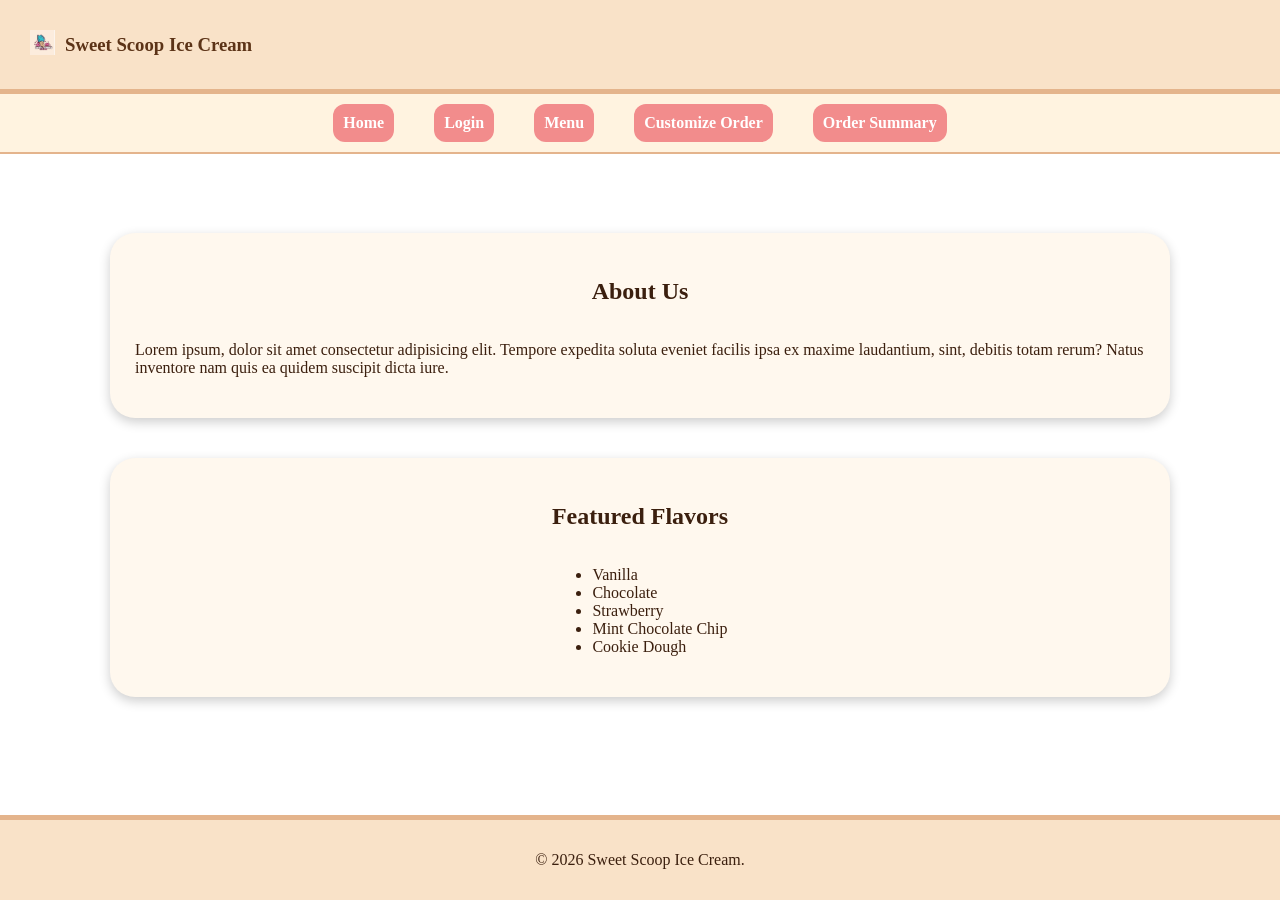
<file: index.html>
<!-- Group Member 1: Aayush Karthikeyan, UCID: 30189743 -->
<!-- Group Member 2: Sarvesh Vettrivelan, UCID: 30242015 -->
<!DOCTYPE html>
<html lang="en">

<head>
    <meta charset="UTF-8">
    <meta name="viewport" content="width=device-width, initial-scale=1.0">
    <link rel="stylesheet" href="styles.css">
    <title>Sweet Scoop Ice Cream</title>
</head>

<body>
    <header id="page_header">
        <div>
            <div><img src="img/logo.jpeg" alt="Sweet Scoop Ice Cream Logo"></div>
        </div>

        <div>
            <h3>Sweet Scoop Ice Cream</h3>
        </div>
    </header>

    <nav>
        <ul>
            <li><a href="index.html">Home</a></li>
            <li><a href="login.html">Login</a></li>
            <li><a href="menu_view.html">Menu</a></li>
            <li><a href="customize_order.html">Customize Order</a></li>
            <li><a href="order_summary.html">Order Summary</a></li>
        </ul>
    </nav>

    <main class="index_main">
        <section id="about_us">
            <h2>About Us</h2>
            <p>Lorem ipsum, dolor sit amet consectetur adipisicing elit. Tempore expedita soluta eveniet facilis ipsa ex maxime laudantium, sint, debitis totam rerum? Natus inventore nam quis ea quidem suscipit dicta iure.</p>
        </section>

        <section id="featured_flavors">
            <h2>Featured Flavors</h2>
            <ul>
                <li>Vanilla</li>
                <li>Chocolate</li>
                <li>Strawberry</li>
                <li>Mint Chocolate Chip</li>
                <li>Cookie Dough</li>
            </ul>
        </section>
    </main>

    <footer>
        <p>&copy; 2026 Sweet Scoop Ice Cream.</p>
    </footer>
</body>

</html>
</file>
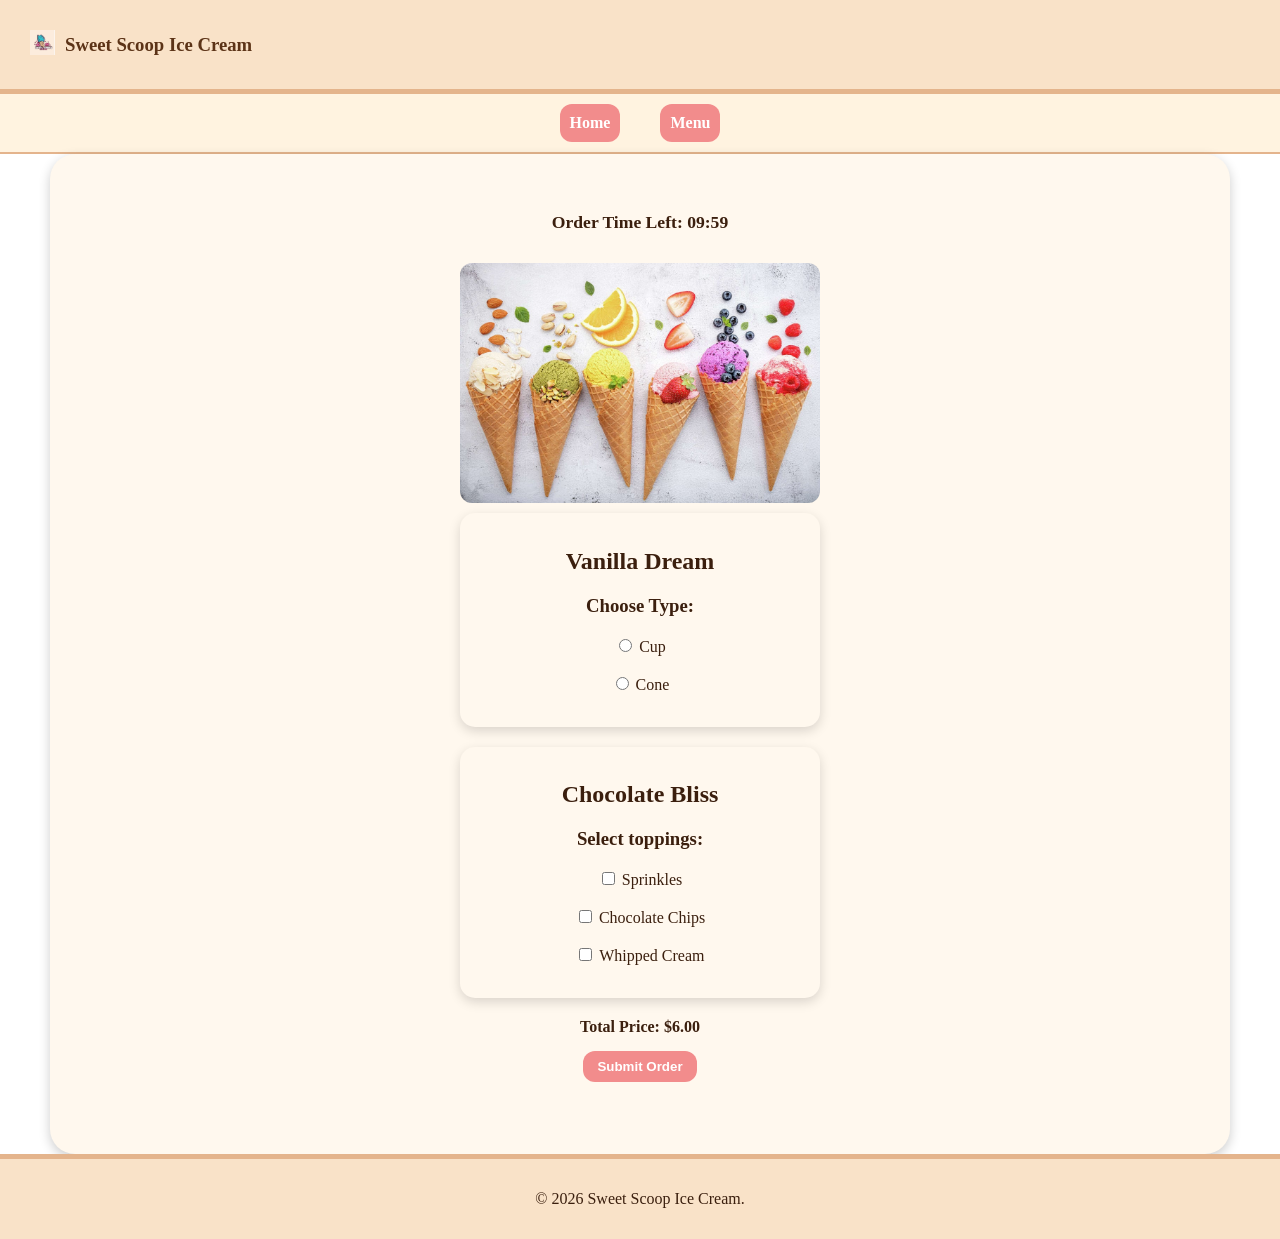
<file: customize_order.html>
<!DOCTYPE html>
<html lang="en">

<head>
    <meta charset="UTF-8">
    <meta name="viewport" content="width=device-width, initial-scale=1.0">
    <title>Customize Order</title>
    <link rel="stylesheet" href="styles.css">
</head>

<body>
    <header id="page_header">
        <div>
            <div><img src="img/logo.jpeg" alt="Sweet Scoop Ice Cream Logo"></div>
        </div>

        <div>
            <h3>Sweet Scoop Ice Cream</h3>
        </div>
    </header>

    <nav>
        <ul>
            <li><a href="index.html">Home</a></li>
            <li><a href="menu_view.html">Menu</a></li>
        </ul>
    </nav>

    <main class="customize_order_main">

        <!-- Timer at top of main content -->
        <p id="order_timer">Order Time Left: 10:00</p>

        <form>
            <div>
                <img src="img/icecream_banner.jpeg" alt="Banner image for customizing order" id="banner_img">
            </div>
            <div class="order_card">
                <h2>Vanilla Dream</h2>
                <h3>Choose Type:</h3>

                <input type="radio" id="type_cup" name="type" value="Cup">
                <label for="type_cup">Cup</label><br><br>
                <input type="radio" id="type_cone" name="type" value="Cone">
                <label for="type_cone">Cone</label><br><br>
            </div>
            <div class="order_card">
                <h2>Chocolate Bliss</h2>
                <h3>Select toppings:</h3>

                <input type="checkbox" id="topping1" name="topping1" value="Sprinkles">
                <label for="topping1">Sprinkles</label><br><br>
                <input type="checkbox" id="topping2" name="topping2" value="Chocolate Chips">
                <label for="topping2">Chocolate Chips</label><br><br>
                <input type="checkbox" id="topping3" name="topping3" value="Whipped Cream">
                <label for="topping3">Whipped Cream</label><br><br>
            </div>
            

            <!-- Total Price Display -->
            <p id="total_price">Total Price: $6.00</p>

            <button type="button" onclick="submitOrder()">Submit Order</button>
        </form>
    </main>

    <footer>
        <p>&copy; 2026 Sweet Scoop Ice Cream.</p>
    </footer>

    <script>
        // 10-minute countdown timer
        var timeLeft = 600; // 10 minutes in seconds

        var timerInterval = setInterval(function() {
            timeLeft--;
            var minutes = Math.floor(timeLeft / 60);
            var seconds = timeLeft % 60;
            var mm = minutes < 10 ? "0" + minutes : minutes;
            var ss = seconds < 10 ? "0" + seconds : seconds;
            document.getElementById("order_timer").textContent = "Order Time Left: " + mm + ":" + ss;

            if (timeLeft <= 0) {
                clearInterval(timerInterval);
                window.location.href = "order_summary.html";
            }
        }, 1000);

        function submitOrder() {
            // Validate base flavor (radio button)
            var cupChecked = document.getElementById("type_cup").checked;
            var coneChecked = document.getElementById("type_cone").checked;

            if (!cupChecked && !coneChecked) {
                alert("Please select a base flavor (Cup or Cone).");
                return;
            }

            // Validate at least one topping
            var topping1 = document.getElementById("topping1").checked;
            var topping2 = document.getElementById("topping2").checked;
            var topping3 = document.getElementById("topping3").checked;

            if (!topping1 && !topping2 && !topping3) {
                alert("Please select at least one topping.");
                return;
            }

            // Calculate price
            var basePrice = 6.00;
            var toppingPrice = 1.50;
            var totalToppings = 0;

            if (topping1) totalToppings++;
            if (topping2) totalToppings++;
            if (topping3) totalToppings++;

            var totalPrice = basePrice + (totalToppings * toppingPrice);
            document.getElementById("total_price").textContent = "Total Price: $" + totalPrice.toFixed(2);

            // Redirect to order summary after displaying price
            window.location.href = "order_summary.html";
        }
    </script>
</body>

</html>
</file>
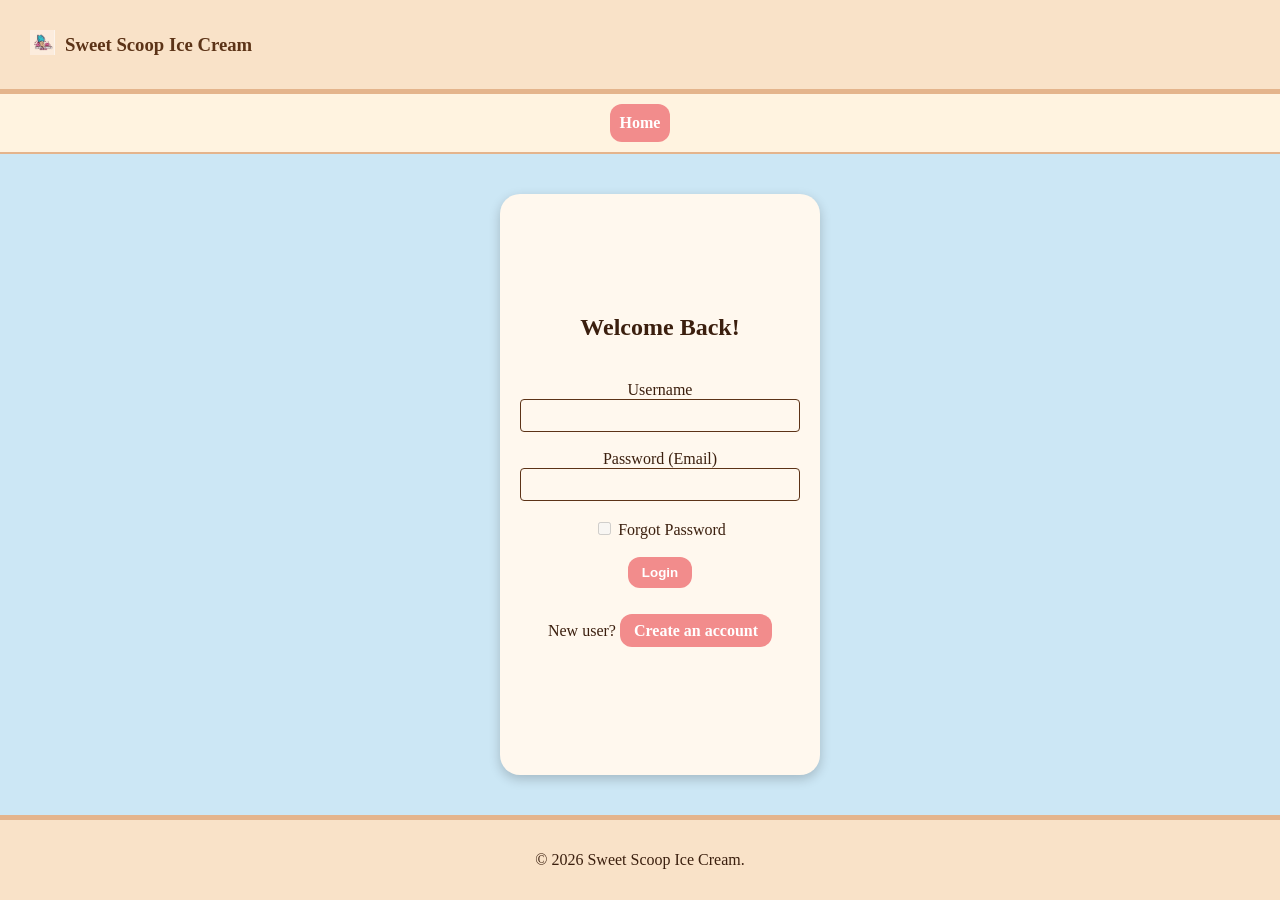
<file: login.html>
<!DOCTYPE html>
<html lang="en">

<head>
    <meta charset="UTF-8">
    <meta name="viewport" content="width=device-width, initial-scale=1.0">
    <link rel="stylesheet" href="styles.css">
    <title>Login</title>
</head>

<body>
    <header id="page_header">
        <div>
            <div><img src="img/logo.jpeg" alt="Sweet Scoop Ice Cream Logo"></div>
        </div>

        <div>
            <h3>Sweet Scoop Ice Cream</h3>
        </div>
    </header>

    <nav>
        <ul>
            <li><a href="index.html">Home</a></li>
        </ul>
    </nav>

    <main class="login_main">
        <div id="login_container">
            <h2>Welcome Back!</h2>
            <form id="login_form">
                <label for="username">Username</label><br>
                <input type="text" id="username" name="username" required><br><br>

                <label for="password">Password (Email)</label><br>
                <input type="password" id="password" name="password" required><br><br>

                <div>
                    <input type="checkbox" id="forgot_password" name="forgot_password" disabled>
                    <label for="forgot_password">Forgot Password</label><br><br>
                </div>

                <button type="button" onclick="loginUser()">Login</button><br><br>

                <p>New user? <a href="signup.html" class="signup-link">Create an account</a></p>
            </form>

            <!-- Message box displayed beneath the form -->
            <div id="message_box"></div>
        </div>
    </main>

    <footer>
        <p>&copy; 2026 Sweet Scoop Ice Cream.</p>
    </footer>

    <script>
        function loginUser() {
            var usernameInput = document.getElementById("username").value.trim();
            var passwordInput = document.getElementById("password").value.trim();
            var messageBox = document.getElementById("message_box");

            if (usernameInput === "" || passwordInput === "") {
                messageBox.className = "message-box error";
                messageBox.textContent = "Please enter both username and password.";
                return;
            }

            fetch("https://jsonplaceholder.typicode.com/users")
                .then(function(response) {
                    return response.json();
                })
                .then(function(users) {
                    var matchedUser = null;

                    for (var i = 0; i < users.length; i++) {
                        if (users[i].username.toLowerCase() === usernameInput.toLowerCase()) {
                            matchedUser = users[i];
                            break;
                        }
                    }

                    if (matchedUser === null) {
                        messageBox.className = "message-box error";
                        messageBox.textContent = "Invalid username. Please try again.";
                        return;
                    }

                    // Password must match the user's email (case sensitive)
                    if (passwordInput === matchedUser.email) {
                        messageBox.className = "message-box success";
                        messageBox.textContent = "Login successful! Redirecting...";
                        setTimeout(function() {
                            window.location.href = "menu_view.html";
                        }, 2000);
                    } else {
                        messageBox.className = "message-box error";
                        messageBox.textContent = "Invalid password. Please try again.";
                    }
                })
                .catch(function(error) {
                    messageBox.className = "message-box error";
                    messageBox.textContent = "Error connecting to server. Please try again later.";
                });
        }
    </script>
</body>

</html>
</file>
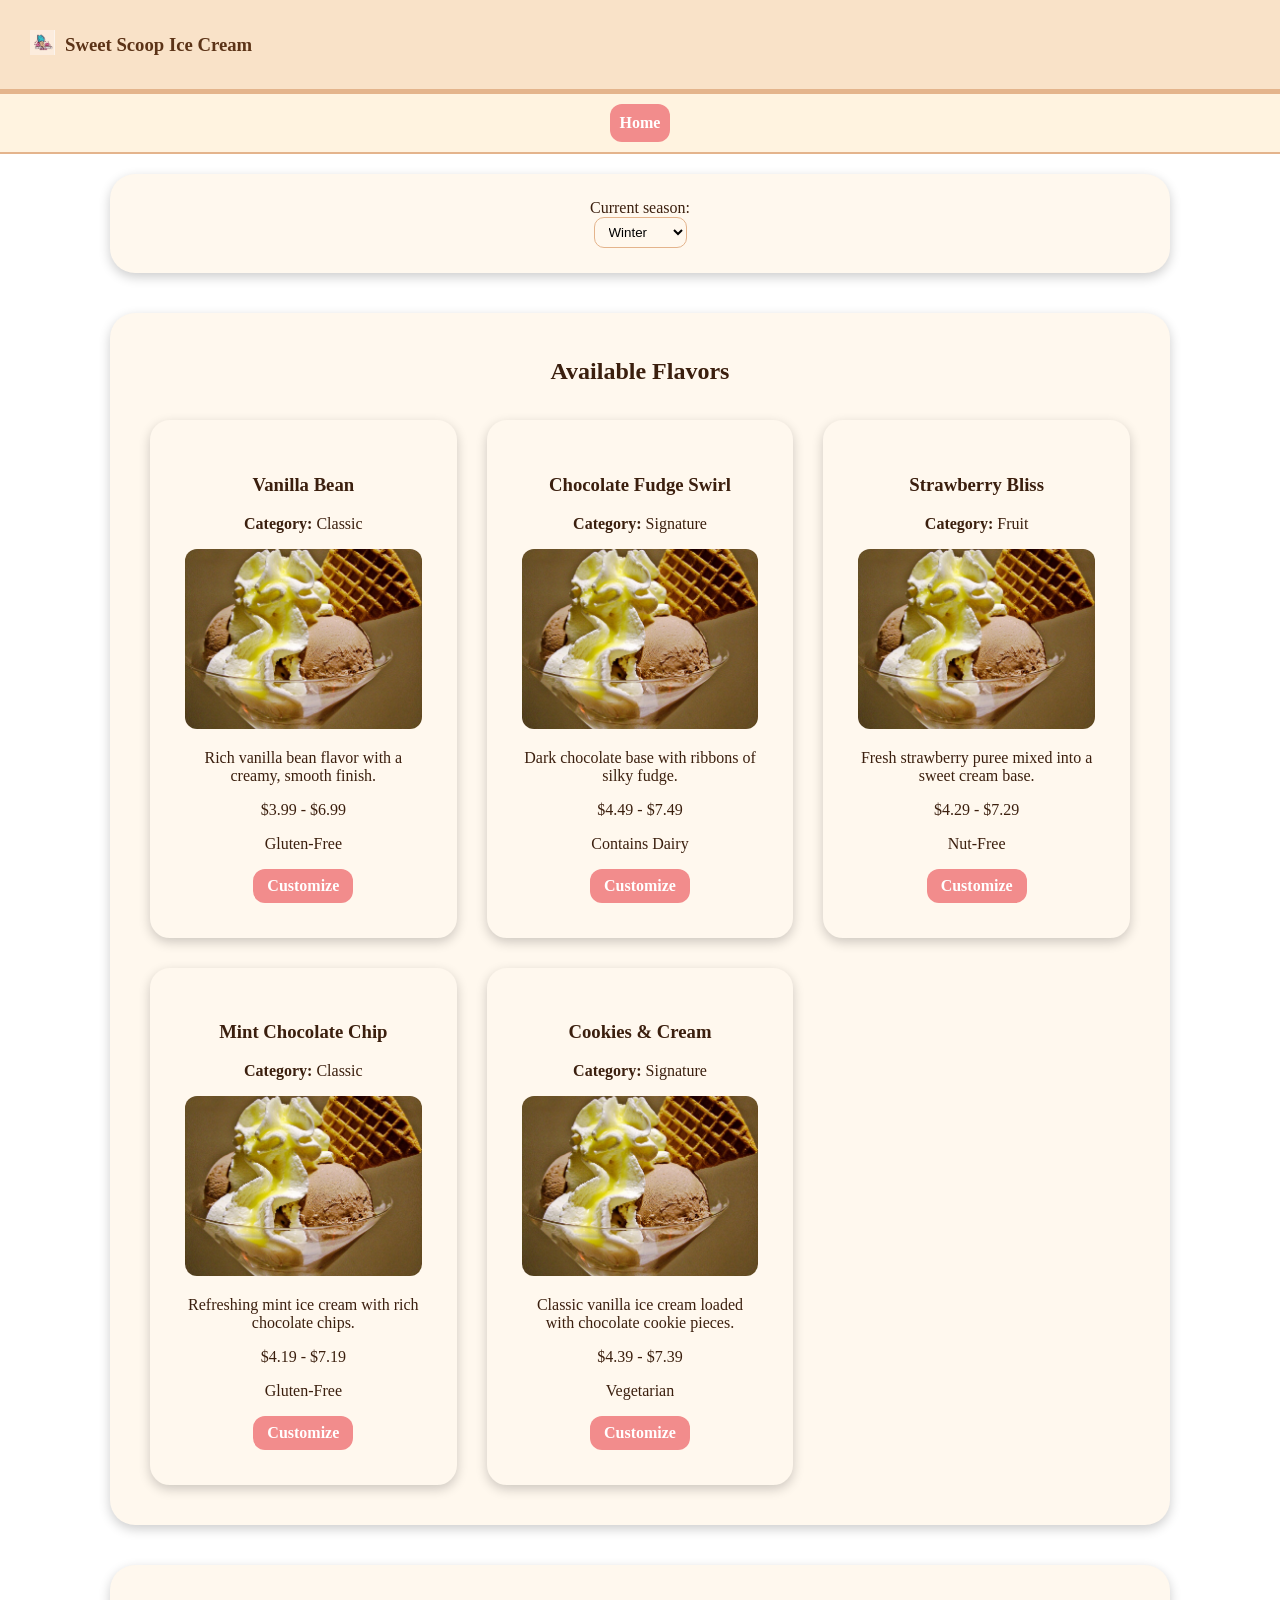
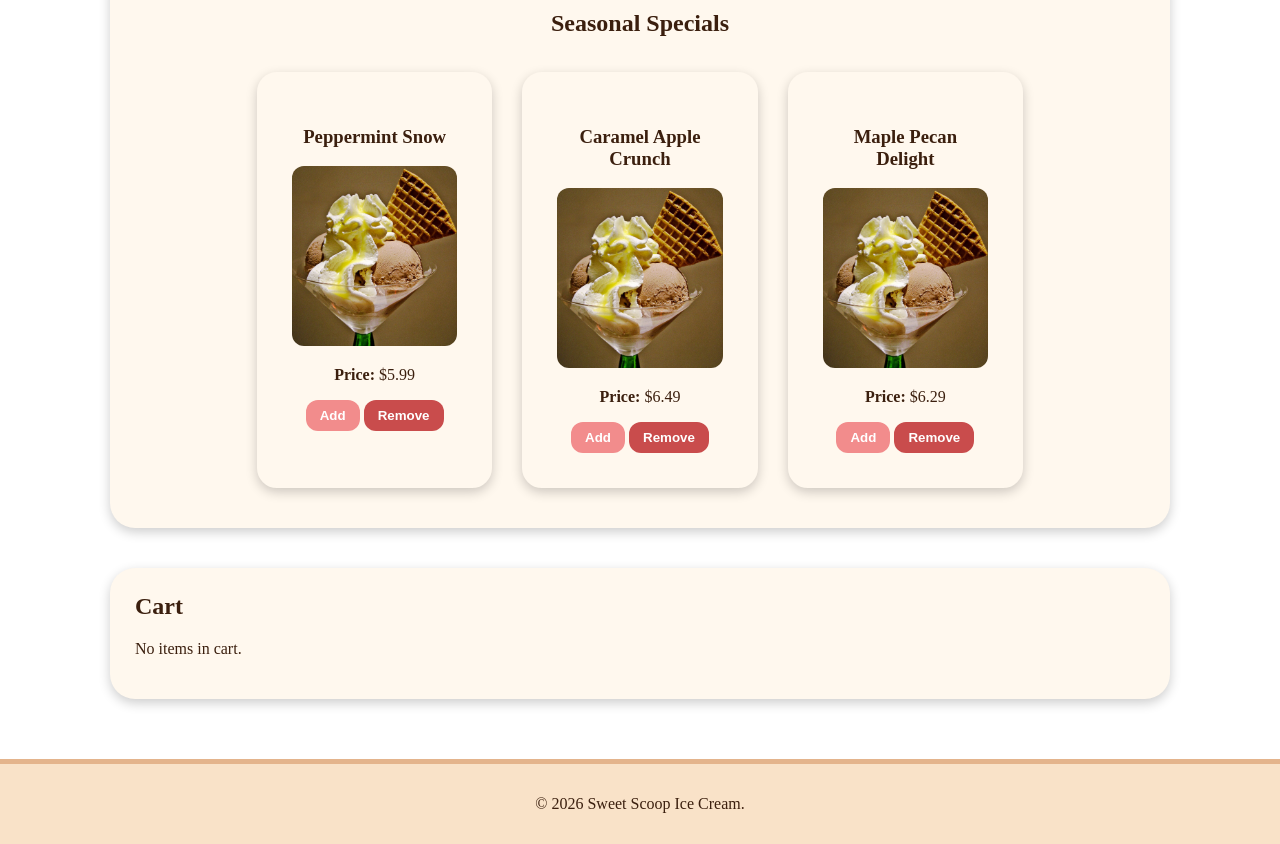
<file: menu_view.html>
<!DOCTYPE html>
<html lang="en">

<head>
    <meta charset="UTF-8">
    <meta name="viewport" content="width=device-width, initial-scale=1.0">
    <link rel="stylesheet" href="styles.css">
    <title>Menu View</title>
</head>

<body>
    <header id="page_header">
        <div>
            <div><img src="img/logo.jpeg" alt="Sweet Scoop Ice Cream Logo"></div>
        </div>
        <div>
            <h3>Sweet Scoop Ice Cream</h3>
        </div>
    </header>

    <nav>
        <ul>
            <li><a href="index.html">Home</a></li>
        </ul>
    </nav>

    <main class="menu_main">
        <section class="season_selector">
            <label for="season_filter">Current season:</label>
            <select id="season_filter" name="season_filter">
                <option value="winter-2026" selected>Winter</option>
                <option value="fall-2025">Fall</option>
                <option value="summer-2025">Summer</option>
                <option value="spring-2025">Spring</option>
            </select>
        </section>

        <section>
            <h2>Available Flavors</h2>
            <div class="tile_grid">
                <article class="ice_cream_tile">
                    <h3>Vanilla Bean</h3>
                    <p><strong>Category:</strong> Classic</p>
                    <img src="img/icecream.jpg" alt="Vanilla ice cream scoop">
                    <p>Rich vanilla bean flavor with a creamy, smooth finish.</p>
                    <p>$3.99 - $6.99</p>
                    <p>Gluten-Free</p>
                    <a href="customize_order.html" class="customize_link">Customize</a>
                </article>

                <article class="ice_cream_tile">
                    <h3>Chocolate Fudge Swirl</h3>
                    <p><strong>Category:</strong> Signature</p>
                    <img src="img/icecream.jpg" alt="Chocolate ice cream in cone">
                    <p>Dark chocolate base with ribbons of silky fudge.</p>
                    <p>$4.49 - $7.49</p>
                    <p>Contains Dairy</p>
                    <a href="customize_order.html" class="customize_link">Customize</a>
                </article>

                <article class="ice_cream_tile">
                    <h3>Strawberry Bliss</h3>
                    <p><strong>Category:</strong> Fruit</p>
                    <img src="img/icecream.jpg" alt="Strawberry ice cream bowl">
                    <p>Fresh strawberry puree mixed into a sweet cream base.</p>
                    <p>$4.29 - $7.29</p>
                    <p>Nut-Free</p>
                    <a href="customize_order.html" class="customize_link">Customize</a>
                </article>

                <article class="ice_cream_tile">
                    <h3>Mint Chocolate Chip</h3>
                    <p><strong>Category:</strong> Classic</p>
                    <img src="img/icecream.jpg" alt="Mint chocolate chip ice cream">
                    <p>Refreshing mint ice cream with rich chocolate chips.</p>
                    <p>$4.19 - $7.19</p>
                    <p>Gluten-Free</p>
                    <a href="customize_order.html" class="customize_link">Customize</a>
                </article>

                <article class="ice_cream_tile">
                    <h3>Cookies &amp; Cream</h3>
                    <p><strong>Category:</strong> Signature</p>
                    <img src="img/icecream.jpg" alt="Cookies and cream ice cream">
                    <p>Classic vanilla ice cream loaded with chocolate cookie pieces.</p>
                    <p>$4.39 - $7.39</p>
                    <p>Vegetarian</p>
                    <a href="customize_order.html" class="customize_link">Customize</a>
                </article>
            </div>
        </section>

        <section>
            <h2>Seasonal Specials</h2>
            <div class="tile_grid">
                <article class="ice_cream_tile" data-name="Peppermint Snow" data-price="5.99">
                    <h3>Peppermint Snow</h3>
                    <img src="img/icecream.jpg" alt="Peppermint ice cream">
                    <p><strong>Price:</strong> $5.99</p>
                    <div class="special_actions">
                        <button class="add_btn" onclick="addToCart(this)">Add</button>
                        <button class="remove_btn" onclick="removeFromCart(this)">Remove</button>
                    </div>
                </article>

                <article class="ice_cream_tile" data-name="Caramel Apple Crunch" data-price="6.49">
                    <h3>Caramel Apple Crunch</h3>
                    <img src="img/icecream.jpg" alt="Caramel ice cream scoop">
                    <p><strong>Price:</strong> $6.49</p>
                    <div class="special_actions">
                        <button class="add_btn" onclick="addToCart(this)">Add</button>
                        <button class="remove_btn" onclick="removeFromCart(this)">Remove</button>
                    </div>
                </article>

                <article class="ice_cream_tile" data-name="Maple Pecan Delight" data-price="6.29">
                    <h3>Maple Pecan Delight</h3>
                    <img src="img/icecream.jpg" alt="Maple pecan ice cream">
                    <p><strong>Price:</strong> $6.29</p>
                    <div class="special_actions">
                        <button class="add_btn" onclick="addToCart(this)">Add</button>
                        <button class="remove_btn" onclick="removeFromCart(this)">Remove</button>
                    </div>
                </article>
            </div>
        </section>

        <!-- Cart Section -->
        <section id="cart_section">
            <h2>Cart</h2>
            <div id="cart_items">
                <p id="empty_cart_msg">No items in cart.</p>
            </div>
        </section>
    </main>

    <footer>
        <p>&copy; 2026 Sweet Scoop Ice Cream.</p>
    </footer>

    <script>
        // Cart object to track items: { name: { quantity, price } }
        var cart = {};

        function addToCart(button) {
            var tile = button.closest(".ice_cream_tile");
            var name = tile.getAttribute("data-name");
            var price = parseFloat(tile.getAttribute("data-price"));

            if (cart[name]) {
                cart[name].quantity += 1;
            } else {
                cart[name] = { quantity: 1, price: price };
            }

            renderCart();
        }

        function removeFromCart(button) {
            var tile = button.closest(".ice_cream_tile");
            var name = tile.getAttribute("data-name");

            if (cart[name]) {
                cart[name].quantity -= 1;
                if (cart[name].quantity <= 0) {
                    delete cart[name];
                }
            }

            renderCart();
        }

        function renderCart() {
            var cartItemsDiv = document.getElementById("cart_items");
            cartItemsDiv.innerHTML = "";

            var names = Object.keys(cart);

            if (names.length === 0) {
                var emptyMsg = document.createElement("p");
                emptyMsg.id = "empty_cart_msg";
                emptyMsg.textContent = "No items in cart.";
                cartItemsDiv.appendChild(emptyMsg);
                return;
            }

            for (var i = 0; i < names.length; i++) {
                var name = names[i];
                var item = cart[name];
                var lineTotal = (item.quantity * item.price).toFixed(2);

                var cartItem = document.createElement("div");
                cartItem.className = "cart-item";

                var nameSpan = document.createElement("span");
                nameSpan.className = "cart-item-name";
                nameSpan.textContent = name + " (" + item.quantity + ")";

                var priceSpan = document.createElement("span");
                priceSpan.className = "cart-item-price";
                priceSpan.textContent = "$" + lineTotal;

                cartItem.appendChild(nameSpan);
                cartItem.appendChild(priceSpan);
                cartItemsDiv.appendChild(cartItem);
            }
        }
    </script>
</body>

</html>
</file>
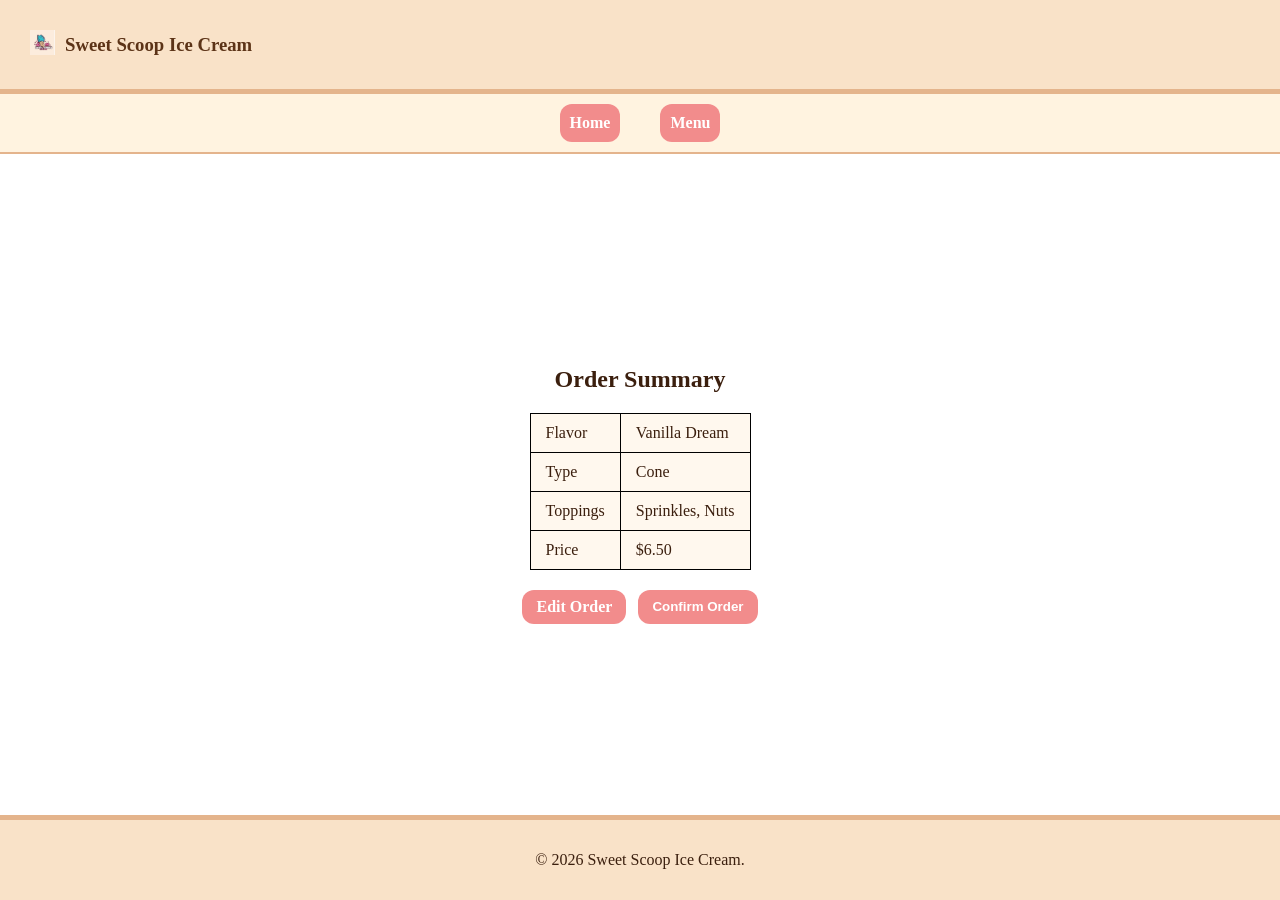
<file: order_summary.html>
<!DOCTYPE html>
<html lang="en">

<head>
    <meta charset="UTF-8">
    <meta name="viewport" content="width=device-width, initial-scale=1.0">
    <link rel="stylesheet" href="styles.css">
    <title>Sweet Scoop Ice Cream</title>
</head>

<body>
    <header id="page_header">
        <div>
            <div><img src="img/logo.jpeg" alt="Sweet Scoop Ice Cream Logo"></div>
        </div>

        <div>
            <h3>Sweet Scoop Ice Cream</h3>
        </div>
    </header>

    <nav>
        <ul>
            <li><a href="index.html">Home</a></li>
            <li><a href="menu_view.html">Menu</a></li>
        </ul>
    </nav>

    <main class="order_summary_main">
        <h2>Order Summary</h2>
        <table>
            <tbody>
                <tr>
                    <td>Flavor</td>
                    <td>Vanilla Dream</td>
                </tr>
                <tr>
                    <td>Type</td>
                    <td>Cone</td>
                </tr>
                <tr>
                    <td>Toppings</td>
                    <td>Sprinkles, Nuts</td>
                </tr>
                <tr>
                    <td>Price</td>
                    <td>$6.50</td>
                </tr>
            </tbody>
        </table>

        <div class="summary_actions">
            <a href="customize_order.html" class="action_btn">Edit Order</a>
            <button type="button" class="action_btn">Confirm Order</button>
        </div>
    </main>

    <footer>
        <p>&copy; 2026 Sweet Scoop Ice Cream.</p>
    </footer>
</body>

</html>
</file>
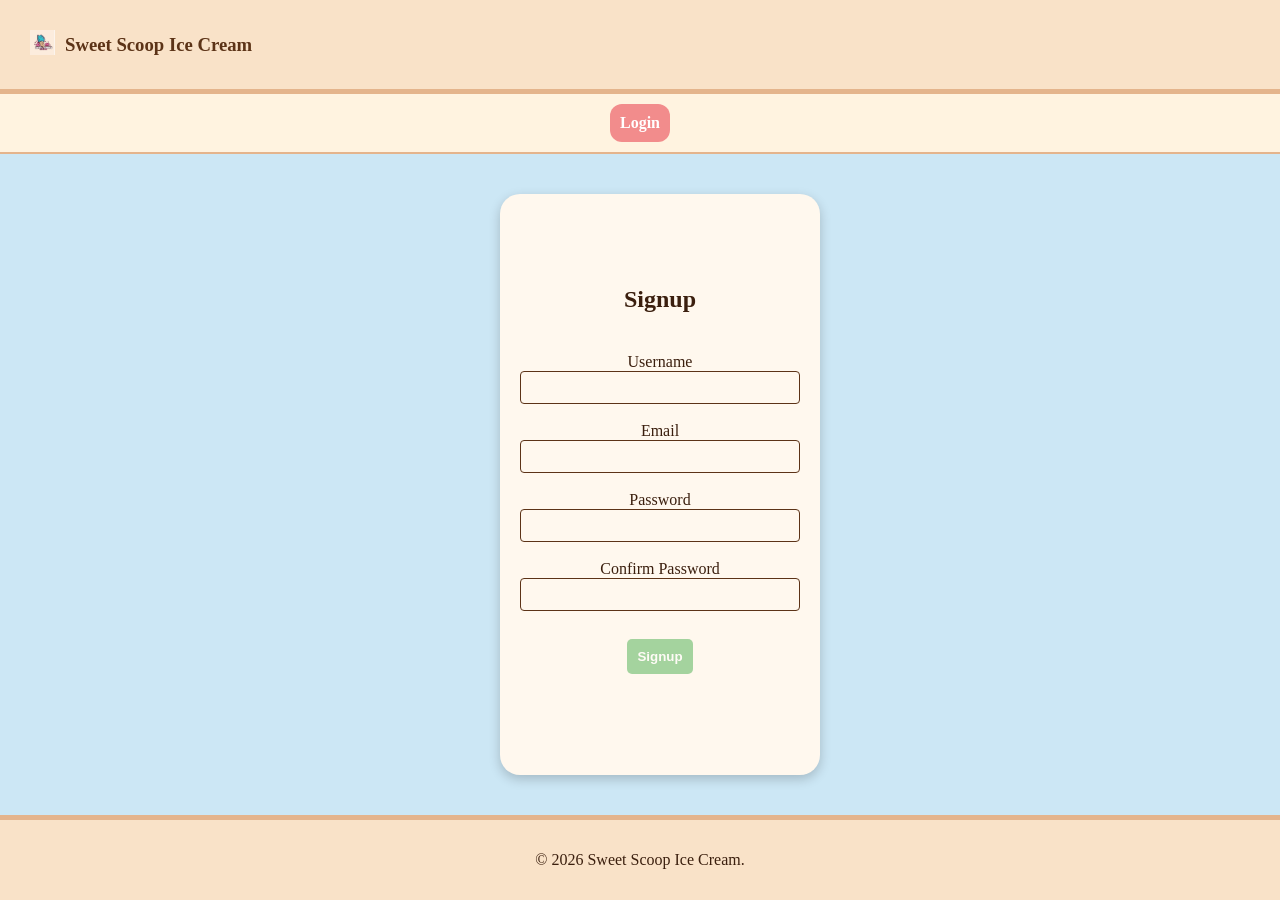
<file: signup.html>
<!DOCTYPE html>
<html lang="en">

<head>
    <meta charset="UTF-8">
    <meta name="viewport" content="width=device-width, initial-scale=1.0">
    <link rel="stylesheet" href="styles.css">
    <title>Signup</title>
</head>

<body>
    <header id="page_header">
        <div>
            <div><img src="img/logo.jpeg" alt="Sweet Scoop Ice Cream Logo"></div>
        </div>

        <div>
            <h3>Sweet Scoop Ice Cream</h3>
        </div>
    </header>

    <nav>
        <ul>
            <li><a href="login.html">Login</a></li>
        </ul>
    </nav>

    <main class="signup_main">
        <div id="signup_container">
            <h2>Signup</h2>
            <form id="signup_form">
                <label for="signup_username">Username</label><br>
                <input type="text" id="signup_username" name="username"><br><br>

                <label for="signup_email">Email</label><br>
                <input type="text" id="signup_email" name="email"><br><br>

                <label for="signup_password">Password</label><br>
                <input type="password" id="signup_password" name="password"><br><br>

                <label for="signup_confirm_password">Confirm Password</label><br>
                <input type="password" id="signup_confirm_password" name="confirm_password"><br><br>

                <button type="button" class="signup_btn" onclick="signupUser()">Signup</button>
            </form>

            <!-- Message box displayed beneath the form -->
            <div id="signup_message_box"></div>
        </div>
    </main>

    <footer>
        <p>&copy; 2026 Sweet Scoop Ice Cream.</p>
    </footer>

    <script>
        function signupUser() {
            var username = document.getElementById("signup_username").value;
            var email = document.getElementById("signup_email").value;
            var password = document.getElementById("signup_password").value;
            var confirmPassword = document.getElementById("signup_confirm_password").value;
            var messageBox = document.getElementById("signup_message_box");

            var errors = [];

            // Username validation
            if (username.length < 3 || username.length > 20) {
                errors.push("Invalid username (Must be 3-20 characters long)");
            } else if (!/^[a-zA-Z]/.test(username)) {
                errors.push("Invalid username (Must start with a letter)");
            } else if (!/^[a-zA-Z][a-zA-Z0-9_-]*$/.test(username)) {
                errors.push("Invalid username (Only letters, numbers, hyphens, and underscores allowed)");
            }

            // Password validation
            if (password.length < 8) {
                errors.push("Invalid password (Min 8 characters; uppercase, lowercase, number, special character; no spaces)");
            } else if (/\s/.test(password)) {
                errors.push("Invalid password (Min 8 characters; uppercase, lowercase, number, special character; no spaces)");
            } else {
                var hasUpper = /[A-Z]/.test(password);
                var hasLower = /[a-z]/.test(password);
                var hasNumber = /[0-9]/.test(password);
                var hasSpecial = /[!@#$%^&*()\-_=+\[\]{}|;:'",.<>?/`~]/.test(password);

                if (!hasUpper || !hasLower || !hasNumber || !hasSpecial) {
                    errors.push("Invalid password (Min 8 characters; uppercase, lowercase, number, special character; no spaces)");
                }
            }

            // Confirm password validation
            if (password !== confirmPassword) {
                errors.push("Passwords do not match");
            }

            // Email validation
            if (/\s/.test(email)) {
                errors.push("Invalid email (Must contain @ and end with .com, .net, or .io)");
            } else if (!/@/.test(email)) {
                errors.push("Invalid email (Must contain @ and end with .com, .net, or .io)");
            } else if (!/^[^\s@]+@[^\s@]+\.(com|net|io)$/.test(email)) {
                errors.push("Invalid email (Must contain @ and end with .com, .net, or .io)");
            }

            if (errors.length > 0) {
                messageBox.className = "message-box error";
                messageBox.innerHTML = errors.join("<br>");
            } else {
                messageBox.className = "message-box success";
                messageBox.textContent = "Signup successful! Redirecting to login...";
                setTimeout(function() {
                    window.location.href = "login.html";
                }, 2000);
            }
        }
    </script>
</body>

</html>
</file>
<file: styles.css>
html,
body {
    margin: 0;
    padding: 0;
    height: 100%;
}

body {
    min-height: 100vh;
    display: flex;
    flex-direction: column;
    color: #3b1f0e;
}

main {
    flex: 1;
}

main section h2 { text-align: center; }

header {
    background-color: #f9e2c8;
    display: flex;
    gap: 10px;
    align-items: center;
    justify-content: flex-start;
    padding: 15px 30px;
    border-bottom: 5px solid #e4b48c;
}

header h3 {
    color: #5c3317;
}

header img {
    width: 25px;
    height: 25px;
}

#page_header > div {
    margin: 0;
    display: flex;
    align-items: center;
}

nav {
    background-color: #fff3e0;
    display: flex;
    justify-content: center;
    padding: 10px;
    border-bottom: 2px solid #e4b48c;
    flex-wrap: wrap;
}

.index_main,
.menu_main,
.customize_order_main,
.order_summary_main {
    margin-top: 30px;
}

nav ul {
    list-style: none;
    margin: 0;
    padding: 0;
    display: flex;
    flex-wrap: wrap;
    gap: 20px;
    align-items: center;
}

nav a {
    display: block;
    text-decoration: none;
    color: #ffffff;
    background-color: #f28c8c;
    font-weight: bold;
    padding: 10px;
    margin-left: 10px;
    margin-right: 10px;
    border-radius: 12px;
}

main section {
    display: flex;
    background-color: #fff8ee;
    border-radius: 25px;
    margin-bottom: 40px;
    box-shadow: 0 4px 12px rgba(0, 0, 0, 0.2);
    justify-content: center;
    align-items: center;
    flex-direction: column;
    padding: 25px;
}

footer {
    background-color: #f9e2c8;
    display: flex;
    row-gap: 10px;
    align-items: center;
    justify-content: center;
    padding: 15px;
    border-top: 5px solid #e4b48c;
}

.index_main {
    display: flex;
    flex-direction: column;
    justify-content: center;
    width: 100%;
    max-width: 1100px;
    margin: 0 auto;
    padding: 20px;
    box-sizing: border-box;
}

.login_main {
    display: flex;
    justify-content: center;
    width: 100%;
    max-width: 100%;
    margin: 0 auto;
    padding: 40px 20px;
    background-color: #cce7f5;
    flex: 1;
}

#login_container {
    display: flex;
    flex-direction: column;
    gap: 20px;
    justify-content: center;
    align-items: center;
    background-color: #fff8ee;
    border-radius: 20px;
    box-shadow: 0 4px 12px rgba(0, 0, 0, 0.2);
    padding: 20px;
}

#login_form {
    text-align: center;
    margin: 0 auto;
}

#login_form input[type="text"],
#login_form input[type="password"] {
    background-color: #fff8ee;
    width: 280px;
    padding: 8px;
    border: 1px solid #5c3317;
    border-radius: 4px;
    box-sizing: border-box;
    outline: none;
}

form button,
.add_btn {
    background-color: #f28c8c;
    color: #ffffff;
    font-weight: bold;
    border-radius: 12px;
    padding: 8px 14px;
    border: none;
    cursor: pointer;
}

.menu_main {
    width: 100%;
    max-width: 1100px;
    margin: 0 auto;
    padding: 20px;
    box-sizing: border-box;
}

.season_selector {
    text-align: center;
}

.season_selector select {
    background-color: #fff8ee;
    border-radius: 10px;
    padding: 6px 10px;
    border: 1px solid #e4b48c;
}

.tile_grid {
    text-align: center;
    display: flex;
    flex-wrap: wrap;
}

.ice_cream_tile {
    background-color: #fff8ee;
    border: 20px solid #fff8ee;
    border-radius: 20px;
    padding: 15px;
    margin: 15px;
    box-shadow: 0 4px 12px rgba(0, 0, 0, 0.2);
    width: calc(33.333% - 30px);
    text-align: center;
    box-sizing: border-box;
    transition: background-color 0.3s, border-color 0.3s;
}

.ice_cream_tile:hover {
    background-color: #ffffff;
    border-color: #ffffff;
}

.ice_cream_tile img {
    width: 100%;
    height: 180px;
    object-fit: cover;
    border-radius: 12px;
}

.special_actions {
    margin-top: 10px;
}

.remove_btn {
    background-color: #c94c4c;
    color: #ffffff;
    font-weight: bold;
    border-radius: 12px;
    padding: 8px 14px;
    border: none;
    cursor: pointer;
}

.customize_link {
    display: inline-block;
    text-decoration: none;
    background-color: #f28c8c;
    color: #ffffff;
    font-weight: bold;
    border-radius: 12px;
    padding: 8px 14px;
    border: none;
    cursor: pointer;
}

#banner_img {
    width: 100%;
    height: 15rem;
    object-fit: cover;
    border-radius: 12px;
    display: block;
    margin: 0 auto;
}

.customize_order_main {
    width: 100%;
    max-width: 1100px;
    margin: 0 auto;
    padding: 40px;
    display: flex;
    justify-content: center;
    flex-direction: column;
    align-items: center;
    border-radius: 25px;
    background-color: #fff8ee;
    box-shadow: 0 4px 12px rgba(0, 0, 0, 0.2);
}

.customize_order_main form {
    max-width: 500px;
    margin: 0 auto;
    text-align: center;
    padding: 20px;
}

.customize_order_main form button {
    display: block;
    margin: 12px auto;
}

.action_btn {
    display: inline-block;
    text-decoration: none;
    background-color: #f28c8c;
    color: #ffffff;
    font-weight: bold;
    border-radius: 12px;
    padding: 8px 14px;
    border: none;
    cursor: pointer;
}

.order_summary_main {
    width: 100%;
    max-width: 1100px;
    margin: 0 auto;
    padding: 20px;
    display: flex;
    justify-content: center;
    flex-direction: column;
    align-items: center;
    box-sizing: border-box;
}

.order_summary_main > table {
    margin: 0 auto;
    border-collapse: collapse;
    border: 1px solid black;
    background-color: #fff8ee;
    text-align: left;
}

.order_summary_main td {
    border: 1px solid #000;
    padding: 10px 15px;
}

.summary_actions {
    display: flex;
    justify-content: center;
    gap: 12px;
    margin-top: 20px;
}

/* ===== Assignment 2 Additions ===== */

/* Cart Section */
#cart_section {
    width: 100%;
    background-color: #fff8ee;
    border-radius: 25px;
    margin-bottom: 40px;
    box-shadow: 0 4px 12px rgba(0, 0, 0, 0.2);
    padding: 25px;
    box-sizing: border-box;
    display: block !important;
    text-align: left !important;
    align-items: unset !important;
    flex-direction: unset !important;
}

#cart_section h2 {
    text-align: left !important;
    margin-top: 0;
}

.cart-item {
    display: flex;
    justify-content: space-between;
    padding: 8px 12px;
    background-color: #ffffff;
    border-radius: 8px;
    margin-bottom: 6px;
    border: 1px solid #e4b48c;
}

.cart-item-name {
    font-weight: normal;
}

.cart-item-price {
    font-weight: normal;
}

/* Timer */
#order_timer {
    font-weight: bold;
    font-size: 1.1em;
    text-align: center;
    margin-bottom: 10px;
}

/* Total Price Display */
#total_price {
    font-weight: bold;
    margin: 15px 0;
}

/* Message Box (login/signup) */
.message-box {
    text-align: center;
    padding: 10px 15px;
    border-radius: 8px;
    margin-top: 15px;
    font-weight: bold;
}

.message-box.success {
    background-color: #d4edda;
    color: #155724;
    border: 1px solid #c3e6cb;
}

.message-box.error {
    background-color: #f8d7da;
    color: #721c24;
    border: 1px solid #f5c6cb;
}

/* Signup Button */
.signup_btn {
    background-color: #4CAF50;
    color: #ffffff;
    font-weight: bold;
    border-radius: 5px;
    padding: 10px;
    margin: 10px;
    border: none;
    cursor: pointer;
    opacity: 0.5;
}

.signup_btn:hover {
    background-color: #45A049;
    opacity: 1.0;
}

/* Signup link on login page */
.signup-link {
    text-decoration: none;
    background-color: #f28c8c;
    color: #ffffff;
    font-weight: bold;
    border-radius: 12px;
    padding: 8px 14px;
}

/* Signup main */
.signup_main {
    display: flex;
    justify-content: center;
    width: 100%;
    max-width: 100%;
    margin: 0 auto;
    padding: 40px 20px;
    background-color: #cce7f5;
    flex: 1;
}

#signup_container {
    display: flex;
    flex-direction: column;
    gap: 20px;
    justify-content: center;
    align-items: center;
    background-color: #fff8ee;
    border-radius: 20px;
    box-shadow: 0 4px 12px rgba(0, 0, 0, 0.2);
    padding: 20px;
}

#signup_form {
    text-align: center;
    margin: 0 auto;
}

#signup_form input[type="text"],
#signup_form input[type="password"],
#signup_form input[type="email"] {
    background-color: #fff8ee;
    width: 280px;
    padding: 8px;
    border: 1px solid #5c3317;
    border-radius: 4px;
    box-sizing: border-box;
    outline: none;

}

.order_card {
    background-color: #fff8ee;
    border-radius: 15px;
    box-shadow: 0 4px 12px rgba(0, 0, 0, 0.15);
    padding: 15px 25px;
    margin: 10px 0 20px 0;
    text-align: center;
    width: 100%;
    box-sizing: border-box;
}
</file>
